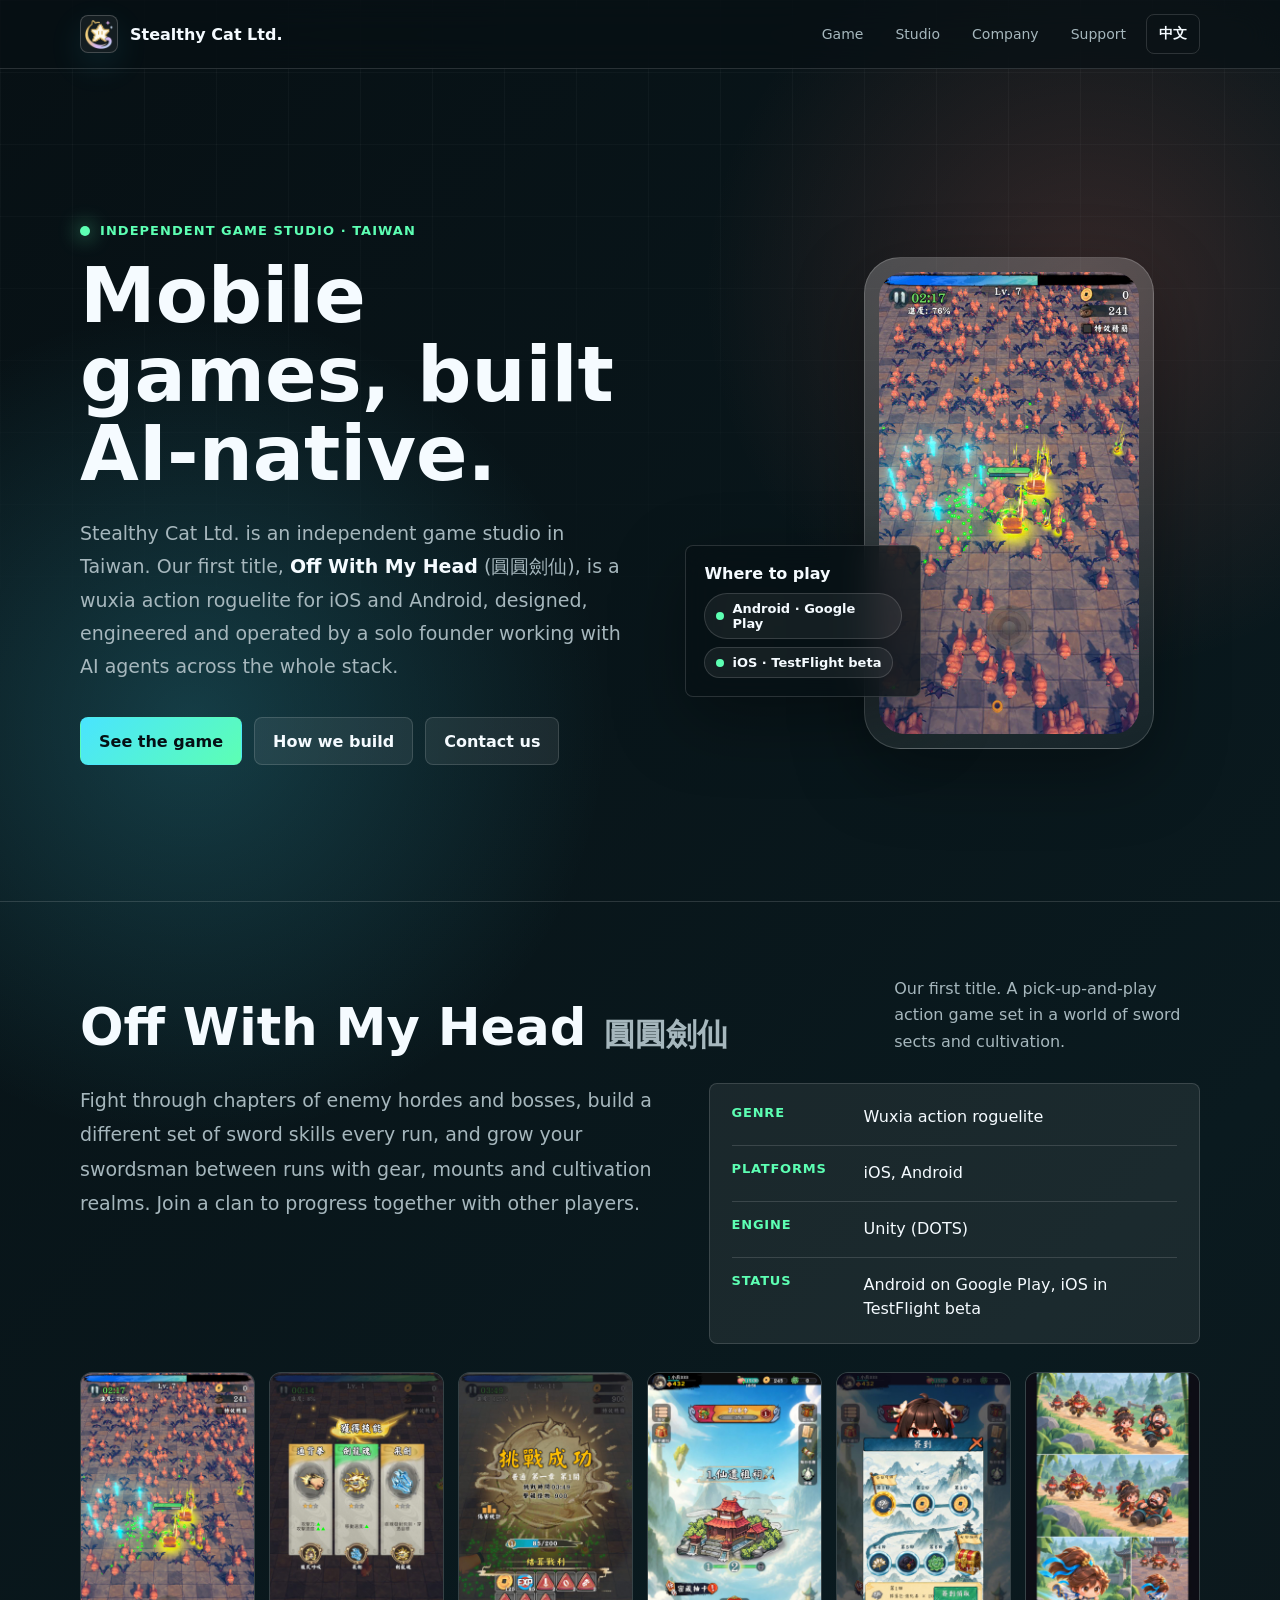
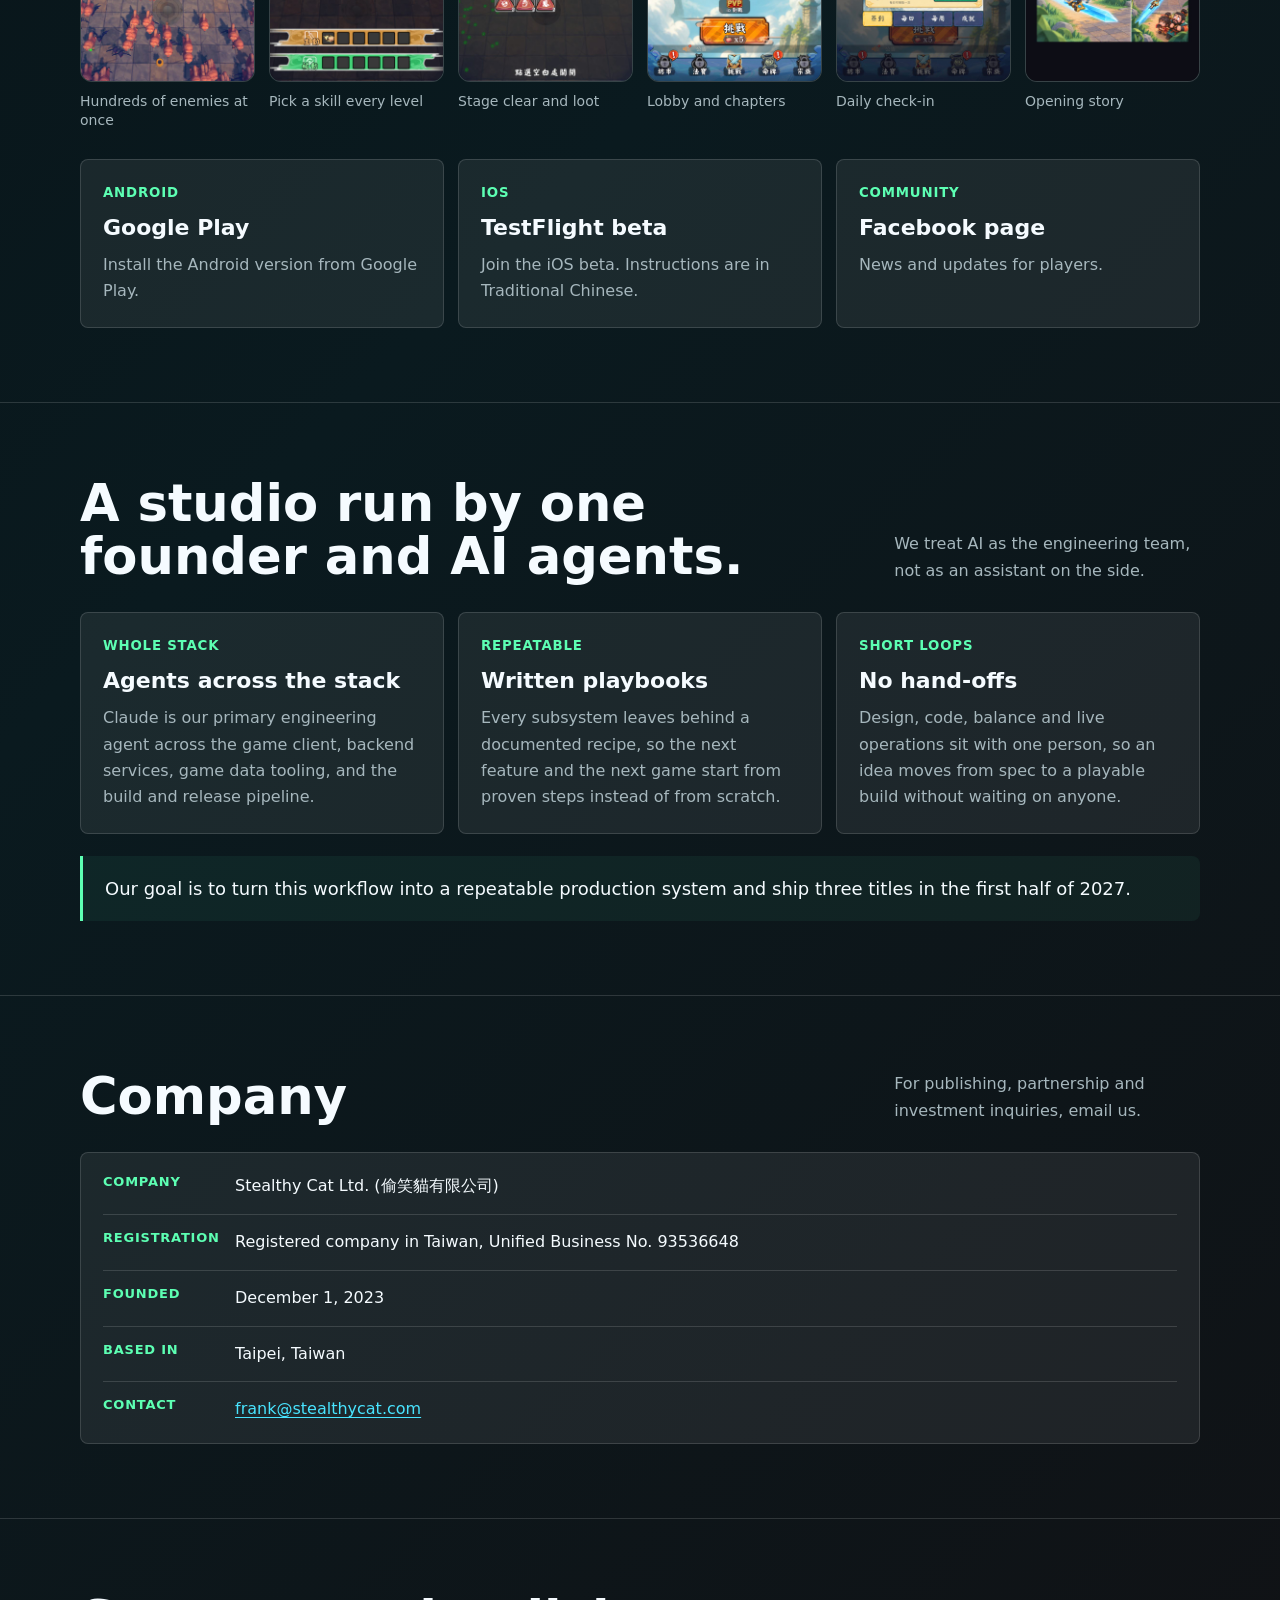
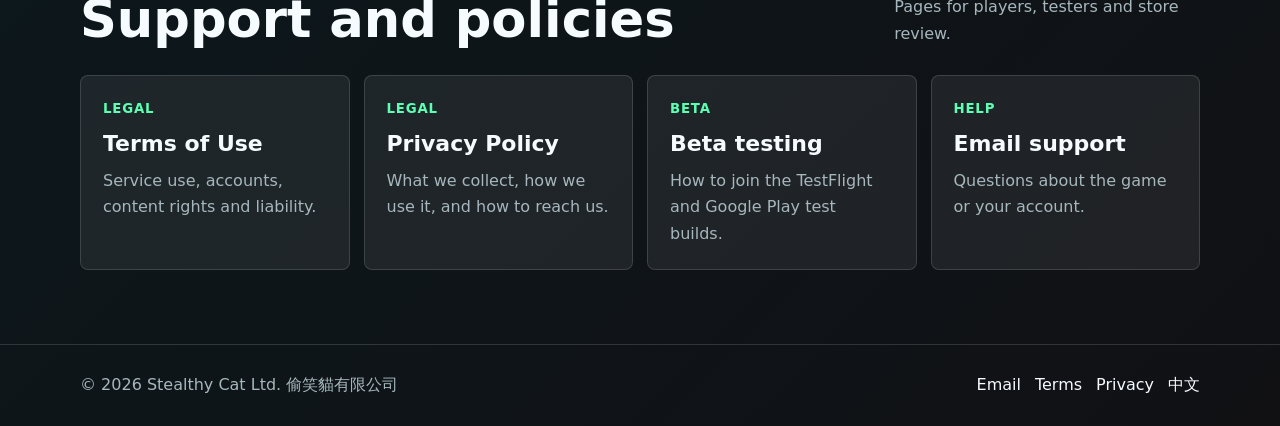
<file: index.html>
<!DOCTYPE html>
<html lang="en">
<head>
  <meta charset="UTF-8">
  <meta name="viewport" content="width=device-width, initial-scale=1.0">
  <title>Stealthy Cat Ltd. | Independent game studio in Taiwan</title>
  <meta name="description" content="Stealthy Cat Ltd. is an independent game studio in Taiwan building mobile games with an AI-native workflow. Our first title is Off With My Head (圓圓劍仙), a wuxia action roguelite for iOS and Android.">
  <meta name="theme-color" content="#071014">
  <link rel="canonical" href="https://www.stealthycat.com/">
  <link rel="alternate" hreflang="en" href="https://www.stealthycat.com/">
  <link rel="alternate" hreflang="zh-Hant" href="https://www.stealthycat.com/zh.html">
  <link rel="alternate" hreflang="x-default" href="https://www.stealthycat.com/">
  <meta property="og:type" content="website">
  <meta property="og:site_name" content="Stealthy Cat Ltd.">
  <meta property="og:title" content="Stealthy Cat Ltd. | Independent game studio in Taiwan">
  <meta property="og:description" content="Mobile games built with an AI-native workflow. First title: Off With My Head (圓圓劍仙), a wuxia action roguelite for iOS and Android.">
  <meta property="og:url" content="https://www.stealthycat.com/">
  <meta property="og:image" content="https://www.stealthycat.com/img/og-cover.jpg">
  <meta name="twitter:card" content="summary_large_image">
  <link rel="icon" type="image/png" href="img/stealthy-cat-logo.png">
  <link rel="apple-touch-icon" href="img/logo-180.png">
  <link rel="stylesheet" href="css/site.css">
  <script type="application/ld+json">
  {
    "@context": "https://schema.org",
    "@type": "Organization",
    "name": "Stealthy Cat Ltd.",
    "alternateName": "偷笑貓有限公司",
    "legalName": "偷笑貓有限公司",
    "taxID": "93536648",
    "url": "https://www.stealthycat.com/",
    "logo": "https://www.stealthycat.com/img/stealthy-cat-logo.png",
    "email": "frank@stealthycat.com",
    "foundingDate": "2023-12-01",
    "address": {
      "@type": "PostalAddress",
      "addressLocality": "Taipei",
      "addressCountry": "TW"
    },
    "sameAs": ["https://www.facebook.com/profile.php?id=61563846964608"]
  }
  </script>
</head>
<body>
  <header class="site-header">
    <div class="shell nav">
      <a class="brand" href="index.html" aria-label="Stealthy Cat Ltd. home">
        <span class="brand-mark"><img src="img/logo-128.png" alt=""></span>
        <span>Stealthy Cat Ltd.</span>
      </a>
      <nav class="nav-links" aria-label="Main navigation">
        <a href="#game">Game</a>
        <a href="#studio">Studio</a>
        <a href="#company">Company</a>
        <a href="#support">Support</a>
        <a class="lang" href="zh.html" lang="zh-Hant" hreflang="zh-Hant">中文</a>
      </nav>
    </div>
  </header>

  <main>
    <section class="shell hero">
      <div>
        <p class="eyebrow">Independent game studio · Taiwan</p>
        <h1 class="hero-title">Mobile games, built AI-native.</h1>
        <p class="lead">
          Stealthy Cat Ltd. is an independent game studio in Taiwan. Our first title,
          <strong>Off With My Head</strong> <span lang="zh-Hant">(圓圓劍仙)</span>, is a wuxia action roguelite for iOS and Android,
          designed, engineered and operated by a solo founder working with AI agents across the whole stack.
        </p>
        <div class="actions" aria-label="Primary actions">
          <a class="button primary" href="#game">See the game</a>
          <a class="button" href="#studio">How we build</a>
          <a class="button" href="mailto:frank@stealthycat.com">Contact us</a>
        </div>
      </div>

      <div class="device-stage" aria-hidden="true">
        <div class="phone">
          <div class="phone-screen shot-battle"></div>
        </div>
        <div class="signal-card">
          <b>Where to play</b>
          <div class="chips">
            <span class="chip">Android · Google Play</span>
            <span class="chip">iOS · TestFlight beta</span>
          </div>
        </div>
      </div>
    </section>

    <section class="section" id="game">
      <span id="apps"></span>
      <div class="shell">
        <div class="section-heading">
          <h2>Off With My Head <span class="zh-name" lang="zh-Hant">圓圓劍仙</span></h2>
          <p>Our first title. A pick-up-and-play action game set in a world of sword sects and cultivation.</p>
        </div>

        <div class="split">
          <p class="prose">
            Fight through chapters of enemy hordes and bosses, build a different set of sword skills every run,
            and grow your swordsman between runs with gear, mounts and cultivation realms.
            Join a clan to progress together with other players.
          </p>
          <dl class="facts">
            <div><dt>Genre</dt><dd>Wuxia action roguelite</dd></div>
            <div><dt>Platforms</dt><dd>iOS, Android</dd></div>
            <div><dt>Engine</dt><dd>Unity (DOTS)</dd></div>
            <div><dt>Status</dt><dd>Android on Google Play, iOS in TestFlight beta</dd></div>
          </dl>
        </div>

        <div class="shots" aria-label="Game screenshots">
          <a class="shot" href="img/shots/battle.jpg">
            <img src="img/shots/battle.jpg" alt="Battle screenshot: the player surrounded by hundreds of enemies" width="720" height="1280" loading="lazy">
            <span>Hundreds of enemies at once</span>
          </a>
          <a class="shot" href="img/shots/skills.jpg">
            <img src="img/shots/skills.jpg" alt="Skill selection screen with three skill cards" width="720" height="1280" loading="lazy">
            <span>Pick a skill every level</span>
          </a>
          <a class="shot" href="img/shots/victory.jpg">
            <img src="img/shots/victory.jpg" alt="Stage clear screen with rewards" width="720" height="1280" loading="lazy">
            <span>Stage clear and loot</span>
          </a>
          <a class="shot" href="img/shots/lobby.jpg">
            <img src="img/shots/lobby.jpg" alt="Lobby screen showing chapter one and the challenge button" width="720" height="1280" loading="lazy">
            <span>Lobby and chapters</span>
          </a>
          <a class="shot" href="img/shots/checkin.jpg">
            <img src="img/shots/checkin.jpg" alt="Daily check-in screen with seven days of rewards" width="720" height="1280" loading="lazy">
            <span>Daily check-in</span>
          </a>
          <a class="shot" href="img/shots/story.jpg">
            <img src="img/shots/story.jpg" alt="Opening story told as a four-panel comic" width="720" height="1280" loading="lazy">
            <span>Opening story</span>
          </a>
        </div>

        <div class="grid" style="margin-top: 28px;">
          <a class="tile compact" href="https://play.google.com/store/apps/details?id=com.touxiaomao.smallhead">
            <small>Android</small>
            <h3>Google Play</h3>
            <p>Install the Android version from Google Play.</p>
          </a>
          <a class="tile compact" href="test.html">
            <small>iOS</small>
            <h3>TestFlight beta</h3>
            <p>Join the iOS beta. Instructions are in Traditional Chinese.</p>
          </a>
          <a class="tile compact" href="tgs.html">
            <small>Community</small>
            <h3>Facebook page</h3>
            <p>News and updates for players.</p>
          </a>
        </div>
      </div>
    </section>

    <section class="section" id="studio">
      <div class="shell">
        <div class="section-heading">
          <h2>A studio run by one founder and AI agents.</h2>
          <p>We treat AI as the engineering team, not as an assistant on the side.</p>
        </div>

        <div class="grid">
          <div class="tile compact">
            <small>Whole stack</small>
            <h3>Agents across the stack</h3>
            <p>Claude is our primary engineering agent across the game client, backend services, game data tooling, and the build and release pipeline.</p>
          </div>
          <div class="tile compact">
            <small>Repeatable</small>
            <h3>Written playbooks</h3>
            <p>Every subsystem leaves behind a documented recipe, so the next feature and the next game start from proven steps instead of from scratch.</p>
          </div>
          <div class="tile compact">
            <small>Short loops</small>
            <h3>No hand-offs</h3>
            <p>Design, code, balance and live operations sit with one person, so an idea moves from spec to a playable build without waiting on anyone.</p>
          </div>
        </div>

        <p class="note">
          Our goal is to turn this workflow into a repeatable production system and ship three titles in the first half of 2027.
        </p>
      </div>
    </section>

    <section class="section" id="company">
      <div class="shell">
        <div class="section-heading">
          <h2>Company</h2>
          <p>For publishing, partnership and investment inquiries, email us.</p>
        </div>

        <dl class="facts">
          <div><dt>Company</dt><dd>Stealthy Cat Ltd. <span lang="zh-Hant">(偷笑貓有限公司)</span></dd></div>
          <div><dt>Registration</dt><dd>Registered company in Taiwan, Unified Business No. 93536648</dd></div>
          <div><dt>Founded</dt><dd>December 1, 2023</dd></div>
          <div><dt>Based in</dt><dd>Taipei, Taiwan</dd></div>
          <div><dt>Contact</dt><dd><a href="mailto:frank@stealthycat.com">frank@stealthycat.com</a></dd></div>
        </dl>
      </div>
    </section>

    <section class="section" id="support">
      <div class="shell">
        <div class="section-heading">
          <h2>Support and policies</h2>
          <p>Pages for players, testers and store review.</p>
        </div>

        <div class="grid four">
          <a class="tile compact" href="terms.html">
            <small>Legal</small>
            <h3>Terms of Use</h3>
            <p>Service use, accounts, content rights and liability.</p>
          </a>
          <a class="tile compact" href="secret.html">
            <small>Legal</small>
            <h3>Privacy Policy</h3>
            <p>What we collect, how we use it, and how to reach us.</p>
          </a>
          <a class="tile compact" href="test.html">
            <small>Beta</small>
            <h3>Beta testing</h3>
            <p>How to join the TestFlight and Google Play test builds.</p>
          </a>
          <a class="tile compact" href="mailto:frank@stealthycat.com">
            <small>Help</small>
            <h3>Email support</h3>
            <p>Questions about the game or your account.</p>
          </a>
        </div>
      </div>
    </section>
  </main>

  <footer class="site-footer">
    <div class="shell footer-inner">
      <p>&copy; 2026 Stealthy Cat Ltd. <span lang="zh-Hant">偷笑貓有限公司</span></p>
      <div class="footer-links">
        <a href="mailto:frank@stealthycat.com">Email</a>
        <a href="terms.html">Terms</a>
        <a href="secret.html">Privacy</a>
        <a href="zh.html" lang="zh-Hant" hreflang="zh-Hant">中文</a>
      </div>
    </div>
  </footer>
</body>
</html>
</file>
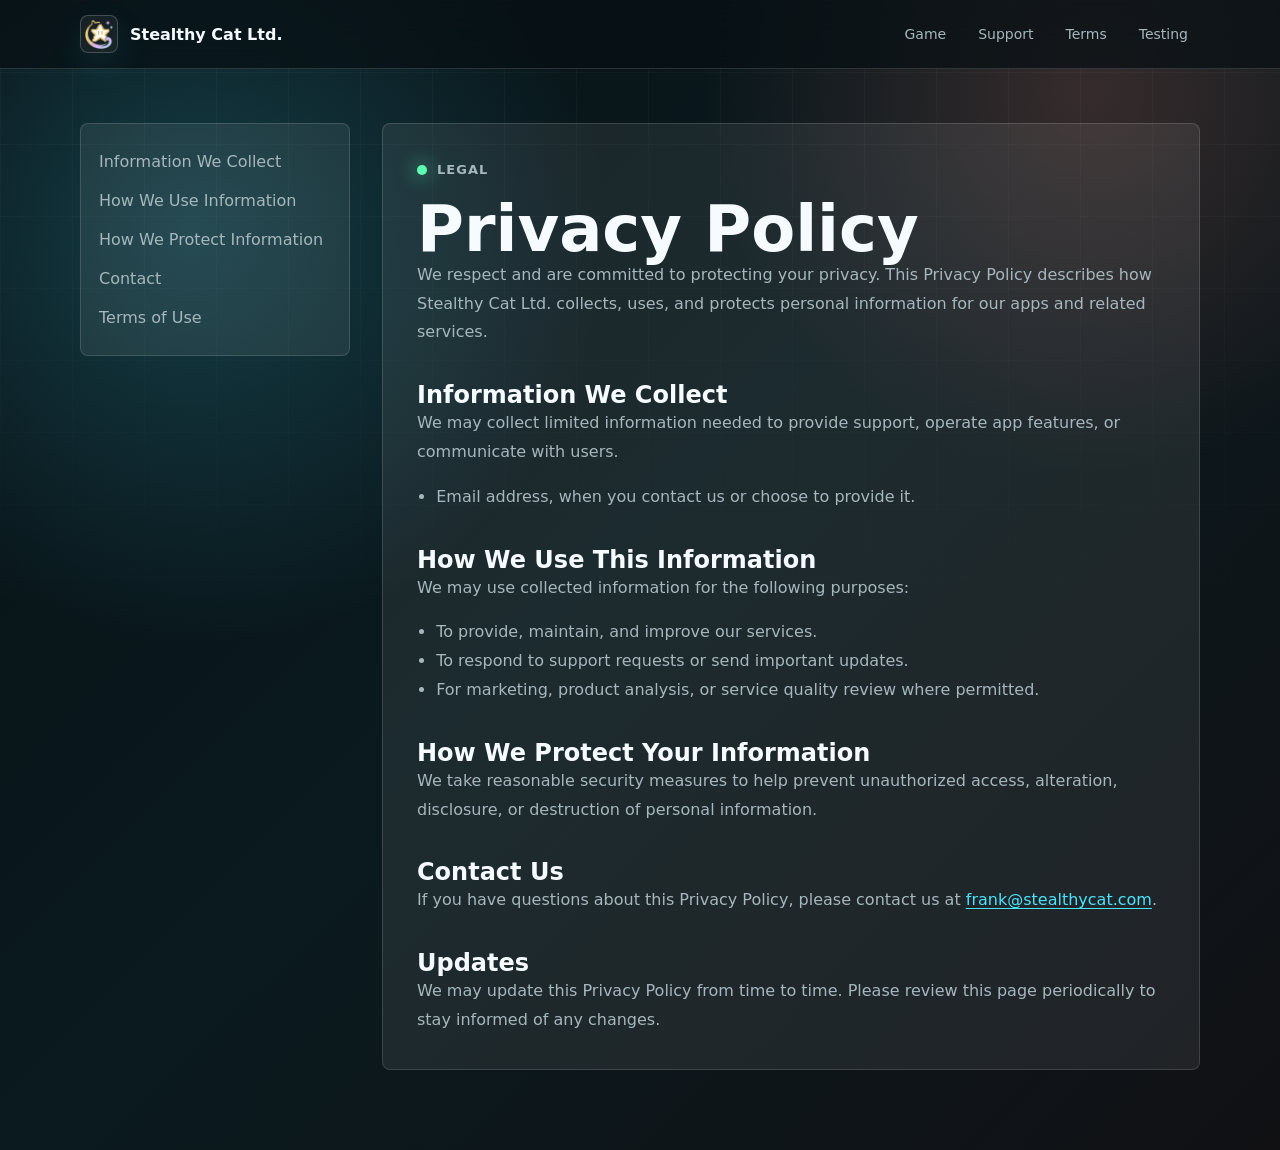
<file: secret.html>
<!DOCTYPE html>
<html lang="en">
<head>
  <meta charset="UTF-8">
  <meta name="viewport" content="width=device-width, initial-scale=1.0">
  <meta name="description" content="Privacy Policy for Stealthy Cat Ltd.">
  <title>Privacy Policy | Stealthy Cat Ltd.</title>
  <link rel="icon" type="image/png" href="img/stealthy-cat-logo.png">
  <link rel="apple-touch-icon" href="img/logo-180.png">
  <link rel="stylesheet" href="css/site.css">
</head>
<body>
  <header class="site-header">
    <div class="shell nav">
      <a class="brand" href="index.html" aria-label="Stealthy Cat Ltd. home">
        <span class="brand-mark"><img src="img/logo-128.png" alt=""></span>
        <span>Stealthy Cat Ltd.</span>
      </a>
      <nav class="nav-links" aria-label="Main navigation">
        <a href="index.html#game">Game</a>
        <a href="index.html#support">Support</a>
        <a href="terms.html">Terms</a>
        <a href="test.html">Testing</a>
      </nav>
    </div>
  </header>

  <main class="shell legal-layout">
    <aside class="legal-nav" aria-label="Policy sections">
      <a href="#collect">Information We Collect</a>
      <a href="#use">How We Use Information</a>
      <a href="#protect">How We Protect Information</a>
      <a href="#contact">Contact</a>
      <a href="terms.html">Terms of Use</a>
    </aside>

    <article class="document">
      <p class="eyebrow">Legal</p>
      <h1>Privacy Policy</h1>
      <p>We respect and are committed to protecting your privacy. This Privacy Policy describes how Stealthy Cat Ltd. collects, uses, and protects personal information for our apps and related services.</p>

      <h2 id="collect">Information We Collect</h2>
      <p>We may collect limited information needed to provide support, operate app features, or communicate with users.</p>
      <ul>
        <li>Email address, when you contact us or choose to provide it.</li>
      </ul>

      <h2 id="use">How We Use This Information</h2>
      <p>We may use collected information for the following purposes:</p>
      <ul>
        <li>To provide, maintain, and improve our services.</li>
        <li>To respond to support requests or send important updates.</li>
        <li>For marketing, product analysis, or service quality review where permitted.</li>
      </ul>

      <h2 id="protect">How We Protect Your Information</h2>
      <p>We take reasonable security measures to help prevent unauthorized access, alteration, disclosure, or destruction of personal information.</p>

      <h2 id="contact">Contact Us</h2>
      <p>If you have questions about this Privacy Policy, please contact us at <a href="mailto:frank@stealthycat.com">frank@stealthycat.com</a>.</p>

      <h2>Updates</h2>
      <p>We may update this Privacy Policy from time to time. Please review this page periodically to stay informed of any changes.</p>
    </article>
  </main>
</body>
</html>
</file>
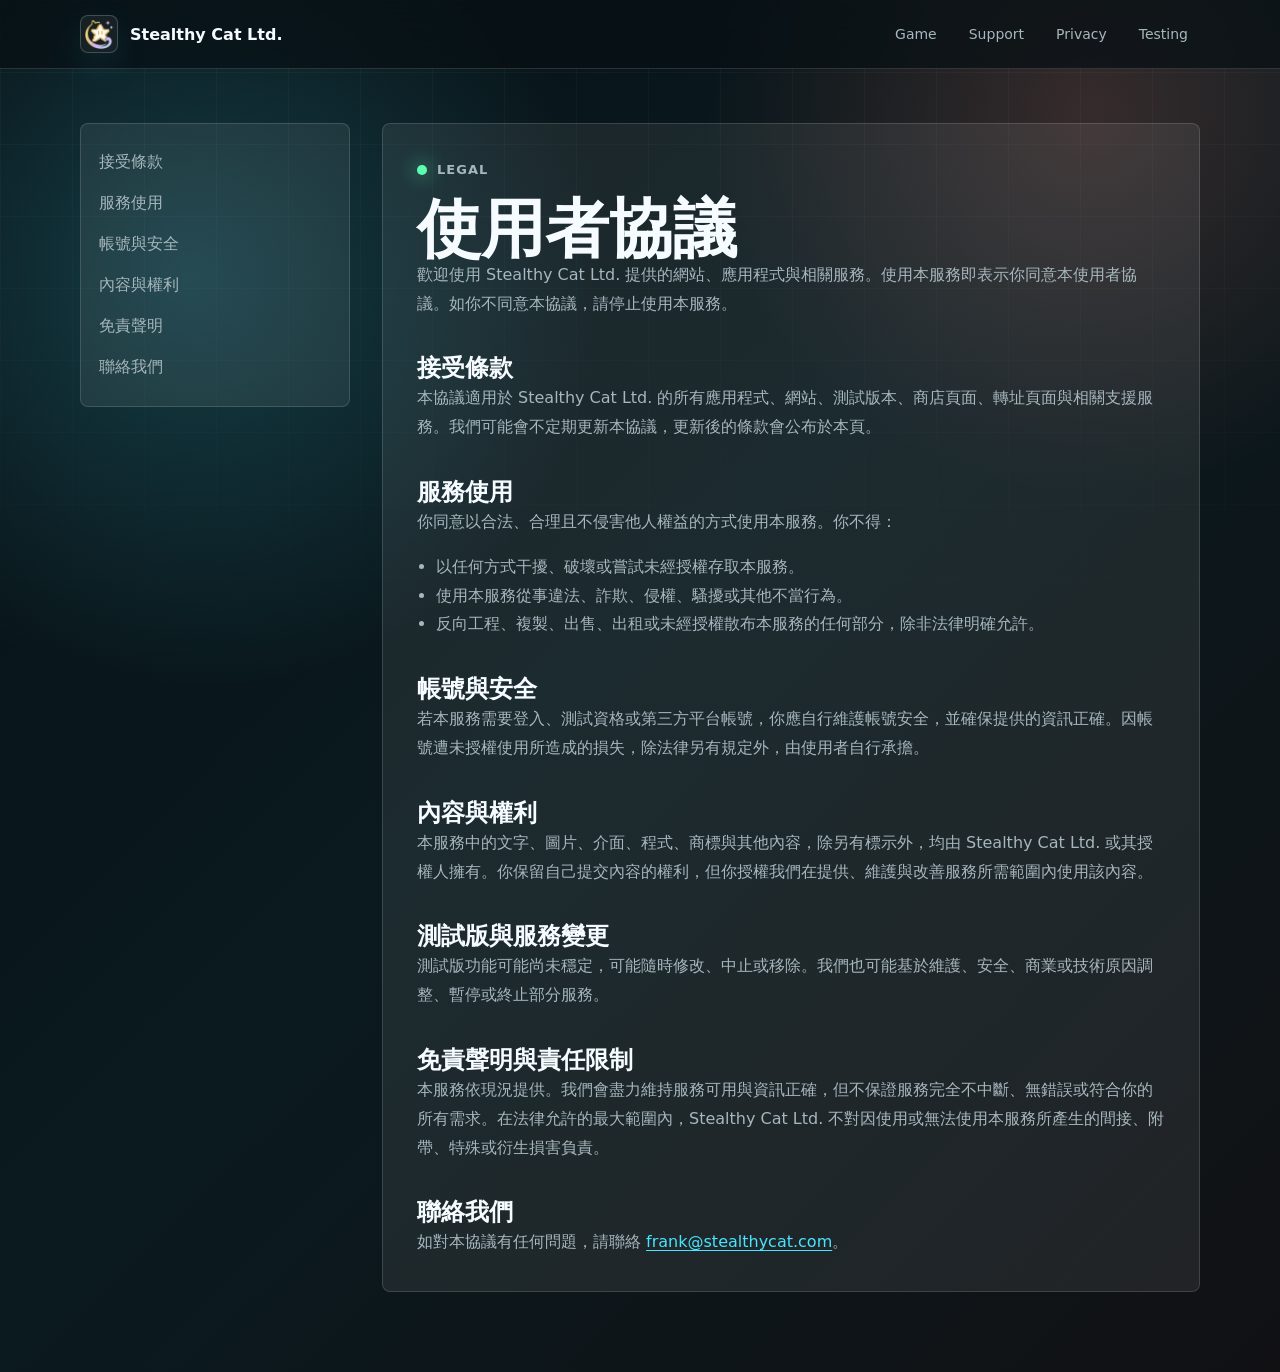
<file: terms.html>
<!DOCTYPE html>
<html lang="zh-Hant">
<head>
  <meta charset="UTF-8">
  <meta name="viewport" content="width=device-width, initial-scale=1.0">
  <meta name="description" content="Terms of Use for Stealthy Cat Ltd. apps and services.">
  <title>使用者協議 | Stealthy Cat Ltd.</title>
  <link rel="icon" type="image/png" href="img/stealthy-cat-logo.png">
  <link rel="apple-touch-icon" href="img/logo-180.png">
  <link rel="stylesheet" href="css/site.css">
</head>
<body>
  <header class="site-header">
    <div class="shell nav">
      <a class="brand" href="index.html" aria-label="Stealthy Cat Ltd. home">
        <span class="brand-mark"><img src="img/logo-128.png" alt=""></span>
        <span>Stealthy Cat Ltd.</span>
      </a>
      <nav class="nav-links" aria-label="Main navigation">
        <a href="index.html#game">Game</a>
        <a href="index.html#support">Support</a>
        <a href="secret.html">Privacy</a>
        <a href="test.html">Testing</a>
      </nav>
    </div>
  </header>

  <main class="shell legal-layout">
    <aside class="legal-nav" aria-label="Terms sections">
      <a href="#acceptance">接受條款</a>
      <a href="#use">服務使用</a>
      <a href="#accounts">帳號與安全</a>
      <a href="#content">內容與權利</a>
      <a href="#disclaimer">免責聲明</a>
      <a href="#contact">聯絡我們</a>
    </aside>

    <article class="document">
      <p class="eyebrow">Legal</p>
      <h1>使用者協議</h1>
      <p>歡迎使用 Stealthy Cat Ltd. 提供的網站、應用程式與相關服務。使用本服務即表示你同意本使用者協議。如你不同意本協議，請停止使用本服務。</p>

      <h2 id="acceptance">接受條款</h2>
      <p>本協議適用於 Stealthy Cat Ltd. 的所有應用程式、網站、測試版本、商店頁面、轉址頁面與相關支援服務。我們可能會不定期更新本協議，更新後的條款會公布於本頁。</p>

      <h2 id="use">服務使用</h2>
      <p>你同意以合法、合理且不侵害他人權益的方式使用本服務。你不得：</p>
      <ul>
        <li>以任何方式干擾、破壞或嘗試未經授權存取本服務。</li>
        <li>使用本服務從事違法、詐欺、侵權、騷擾或其他不當行為。</li>
        <li>反向工程、複製、出售、出租或未經授權散布本服務的任何部分，除非法律明確允許。</li>
      </ul>

      <h2 id="accounts">帳號與安全</h2>
      <p>若本服務需要登入、測試資格或第三方平台帳號，你應自行維護帳號安全，並確保提供的資訊正確。因帳號遭未授權使用所造成的損失，除法律另有規定外，由使用者自行承擔。</p>

      <h2 id="content">內容與權利</h2>
      <p>本服務中的文字、圖片、介面、程式、商標與其他內容，除另有標示外，均由 Stealthy Cat Ltd. 或其授權人擁有。你保留自己提交內容的權利，但你授權我們在提供、維護與改善服務所需範圍內使用該內容。</p>

      <h2 id="updates">測試版與服務變更</h2>
      <p>測試版功能可能尚未穩定，可能隨時修改、中止或移除。我們也可能基於維護、安全、商業或技術原因調整、暫停或終止部分服務。</p>

      <h2 id="disclaimer">免責聲明與責任限制</h2>
      <p>本服務依現況提供。我們會盡力維持服務可用與資訊正確，但不保證服務完全不中斷、無錯誤或符合你的所有需求。在法律允許的最大範圍內，Stealthy Cat Ltd. 不對因使用或無法使用本服務所產生的間接、附帶、特殊或衍生損害負責。</p>

      <h2 id="contact">聯絡我們</h2>
      <p>如對本協議有任何問題，請聯絡 <a href="mailto:frank@stealthycat.com">frank@stealthycat.com</a>。</p>
    </article>
  </main>
</body>
</html>
</file>
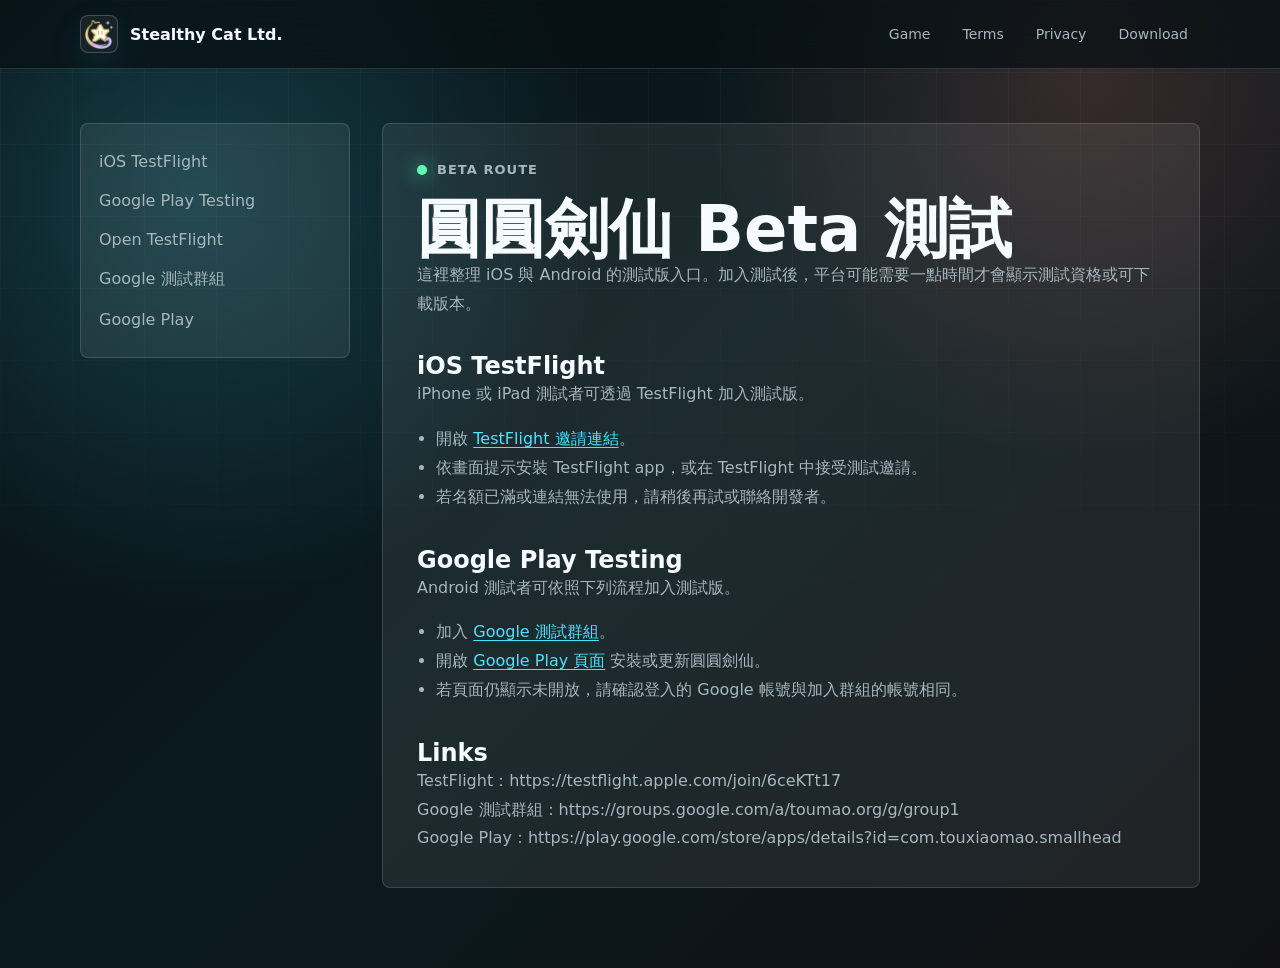
<file: test.html>
<!DOCTYPE html>
<html lang="zh-Hant">
<head>
  <meta charset="UTF-8">
  <meta name="viewport" content="width=device-width, initial-scale=1.0">
  <meta name="description" content="Beta testing instructions for 圓圓劍仙 (Off With My Head).">
  <title>圓圓劍仙 Off With My Head | Beta Testing</title>
  <link rel="icon" type="image/png" href="img/stealthy-cat-logo.png">
  <link rel="apple-touch-icon" href="img/logo-180.png">
  <link rel="stylesheet" href="css/site.css">
</head>
<body>
  <header class="site-header">
    <div class="shell nav">
      <a class="brand" href="index.html" aria-label="Stealthy Cat Ltd. home">
        <span class="brand-mark"><img src="img/logo-128.png" alt=""></span>
        <span>Stealthy Cat Ltd.</span>
      </a>
      <nav class="nav-links" aria-label="Main navigation">
        <a href="index.html#game">Game</a>
        <a href="terms.html">Terms</a>
        <a href="secret.html">Privacy</a>
        <a href="facebook.html">Download</a>
      </nav>
    </div>
  </header>

  <main class="shell legal-layout">
    <aside class="legal-nav" aria-label="Testing links">
      <a href="#ios">iOS TestFlight</a>
      <a href="#android">Google Play Testing</a>
      <a href="https://testflight.apple.com/join/6ceKTt17">Open TestFlight</a>
      <a href="https://groups.google.com/a/toumao.org/g/group1">Google 測試群組</a>
      <a href="https://play.google.com/store/apps/details?id=com.touxiaomao.smallhead">Google Play</a>
    </aside>

    <article class="document">
      <p class="eyebrow">Beta route</p>
      <h1>圓圓劍仙 Beta 測試</h1>
      <p>這裡整理 iOS 與 Android 的測試版入口。加入測試後，平台可能需要一點時間才會顯示測試資格或可下載版本。</p>

      <h2 id="ios">iOS TestFlight</h2>
      <p>iPhone 或 iPad 測試者可透過 TestFlight 加入測試版。</p>
      <ul>
        <li>開啟 <a href="https://testflight.apple.com/join/6ceKTt17">TestFlight 邀請連結</a>。</li>
        <li>依畫面提示安裝 TestFlight app，或在 TestFlight 中接受測試邀請。</li>
        <li>若名額已滿或連結無法使用，請稍後再試或聯絡開發者。</li>
      </ul>

      <h2 id="android">Google Play Testing</h2>
      <p>Android 測試者可依照下列流程加入測試版。</p>
      <ul>
        <li>加入 <a href="https://groups.google.com/a/toumao.org/g/group1">Google 測試群組</a>。</li>
        <li>開啟 <a href="https://play.google.com/store/apps/details?id=com.touxiaomao.smallhead">Google Play 頁面</a> 安裝或更新圓圓劍仙。</li>
        <li>若頁面仍顯示未開放，請確認登入的 Google 帳號與加入群組的帳號相同。</li>
      </ul>

      <h2>Links</h2>
      <p>TestFlight：https://testflight.apple.com/join/6ceKTt17</p>
      <p>Google 測試群組：https://groups.google.com/a/toumao.org/g/group1</p>
      <p>Google Play：https://play.google.com/store/apps/details?id=com.touxiaomao.smallhead</p>
    </article>
  </main>
</body>
</html>
</file>
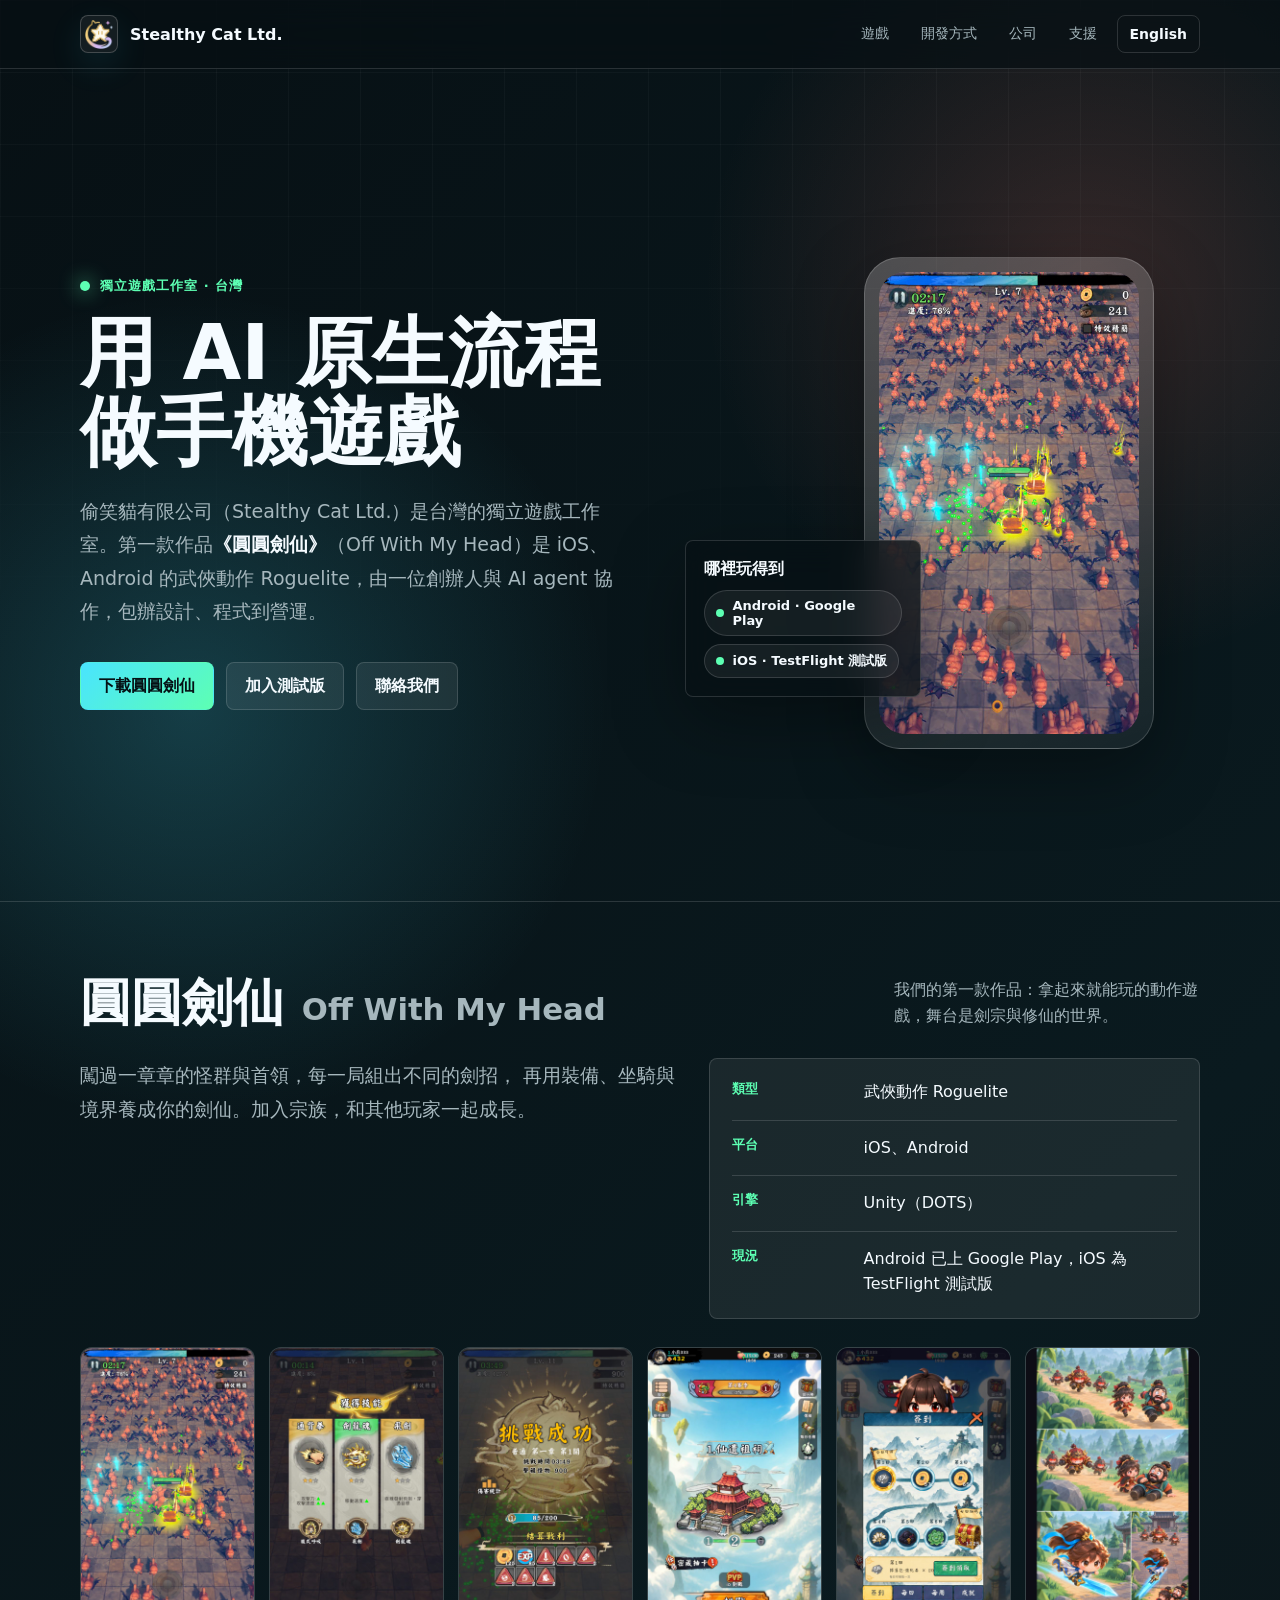
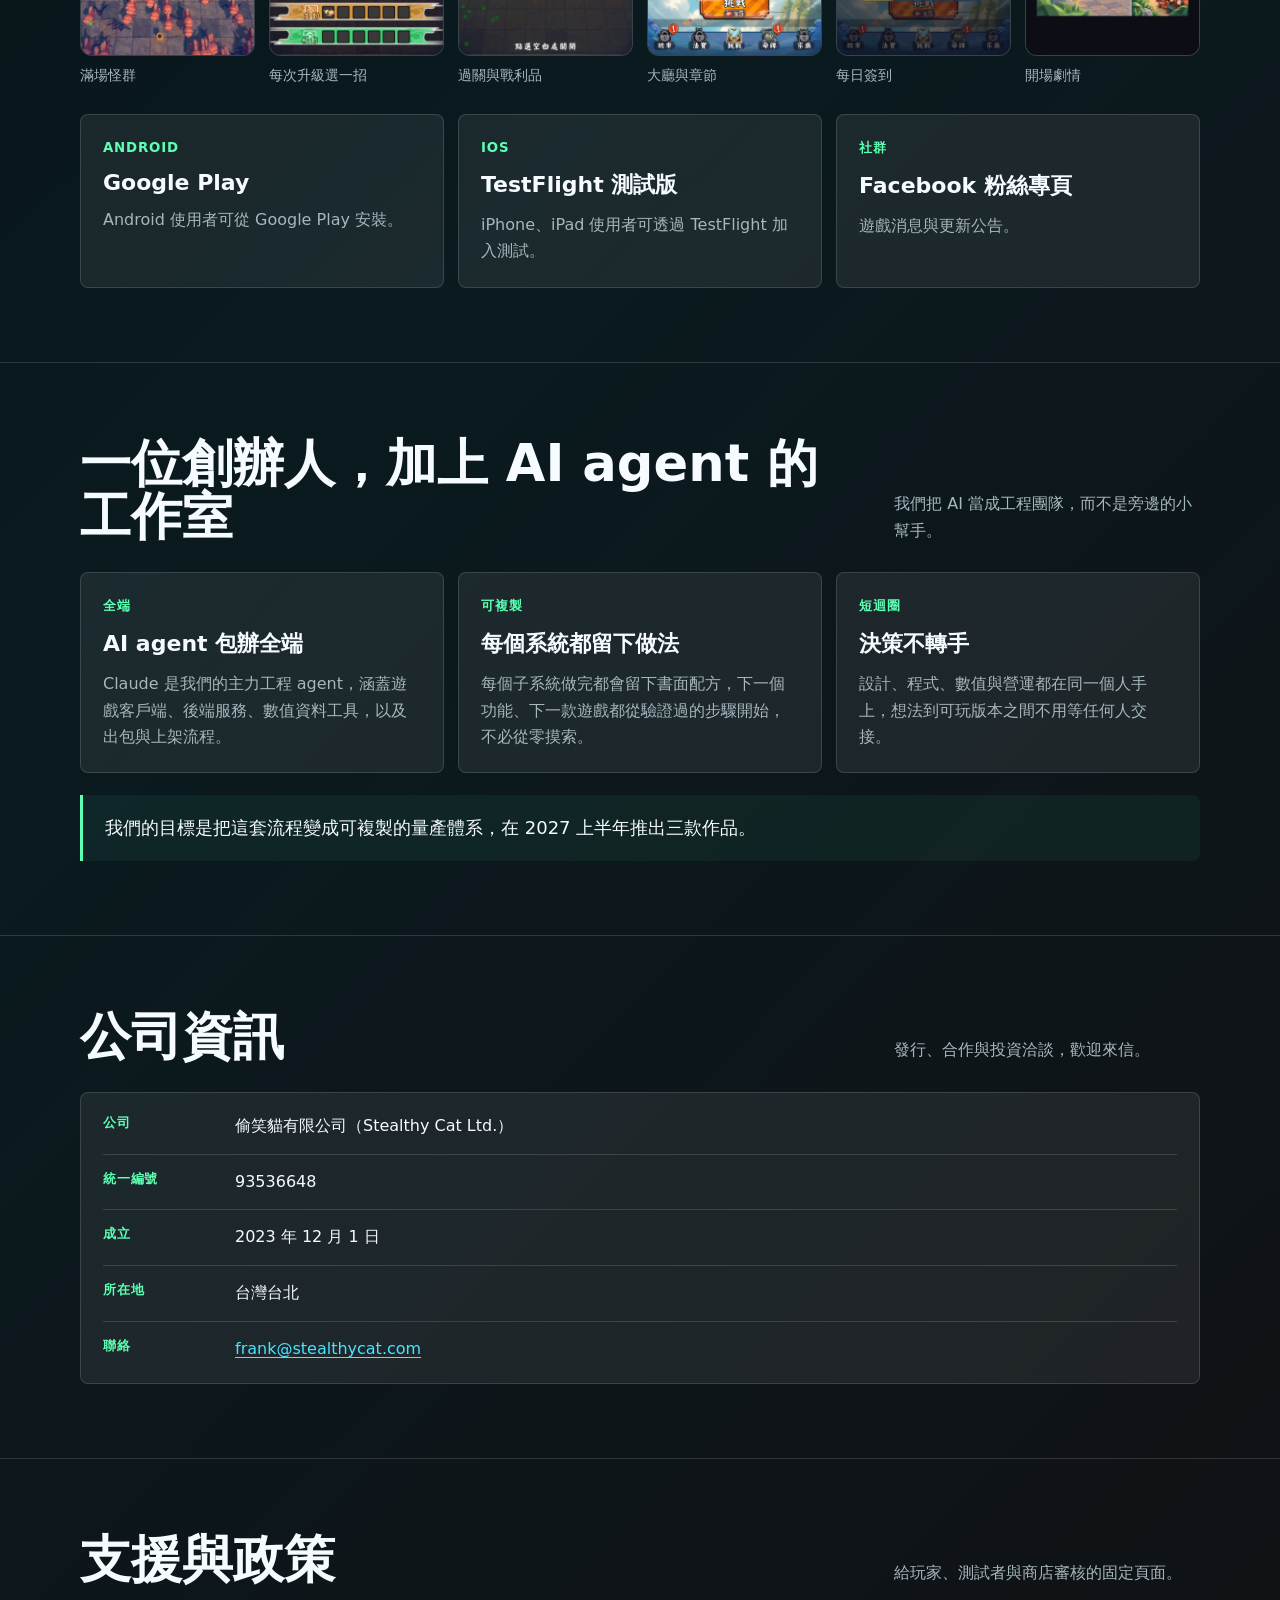
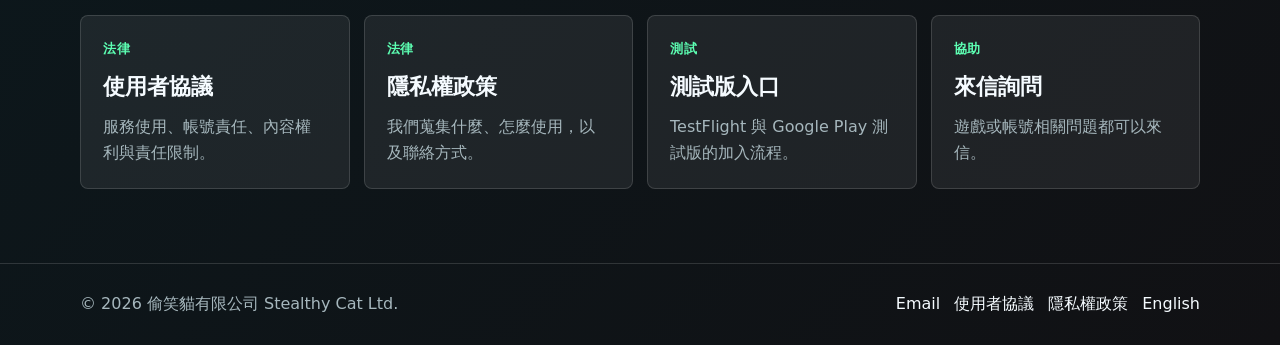
<file: zh.html>
<!DOCTYPE html>
<html lang="zh-Hant">
<head>
  <meta charset="UTF-8">
  <meta name="viewport" content="width=device-width, initial-scale=1.0">
  <title>偷笑貓有限公司 Stealthy Cat Ltd.｜台灣獨立遊戲工作室</title>
  <meta name="description" content="偷笑貓有限公司（Stealthy Cat Ltd.）是台灣的獨立遊戲工作室，用 AI 原生流程開發手機遊戲。第一款作品《圓圓劍仙》（Off With My Head）是 iOS、Android 的武俠動作 Roguelite。">
  <meta name="theme-color" content="#071014">
  <link rel="canonical" href="https://www.stealthycat.com/zh.html">
  <link rel="alternate" hreflang="en" href="https://www.stealthycat.com/">
  <link rel="alternate" hreflang="zh-Hant" href="https://www.stealthycat.com/zh.html">
  <link rel="alternate" hreflang="x-default" href="https://www.stealthycat.com/">
  <meta property="og:type" content="website">
  <meta property="og:site_name" content="Stealthy Cat Ltd.">
  <meta property="og:title" content="偷笑貓有限公司 Stealthy Cat Ltd.｜台灣獨立遊戲工作室">
  <meta property="og:description" content="用 AI 原生流程開發手機遊戲。第一款作品《圓圓劍仙》是 iOS、Android 的武俠動作 Roguelite。">
  <meta property="og:url" content="https://www.stealthycat.com/zh.html">
  <meta property="og:image" content="https://www.stealthycat.com/img/og-cover.jpg">
  <meta name="twitter:card" content="summary_large_image">
  <link rel="icon" type="image/png" href="img/stealthy-cat-logo.png">
  <link rel="apple-touch-icon" href="img/logo-180.png">
  <link rel="stylesheet" href="css/site.css">
</head>
<body>
  <header class="site-header">
    <div class="shell nav">
      <a class="brand" href="zh.html" aria-label="偷笑貓有限公司首頁">
        <span class="brand-mark"><img src="img/logo-128.png" alt=""></span>
        <span>Stealthy Cat Ltd.</span>
      </a>
      <nav class="nav-links" aria-label="主選單">
        <a href="#game">遊戲</a>
        <a href="#studio">開發方式</a>
        <a href="#company">公司</a>
        <a href="#support">支援</a>
        <a class="lang" href="index.html" lang="en" hreflang="en">English</a>
      </nav>
    </div>
  </header>

  <main>
    <section class="shell hero">
      <div>
        <p class="eyebrow">獨立遊戲工作室 · 台灣</p>
        <h1 class="hero-title"><span class="nobr">用 AI 原生流程</span><span class="nobr">做手機遊戲</span></h1>
        <p class="lead">
          偷笑貓有限公司（Stealthy Cat Ltd.）是台灣的獨立遊戲工作室。第一款作品<strong>《圓圓劍仙》</strong>（Off With My Head）是
          iOS、Android 的武俠動作 Roguelite，由一位創辦人與 AI agent 協作，包辦設計、程式到營運。
        </p>
        <div class="actions" aria-label="主要動作">
          <a class="button primary" href="facebook.html">下載圓圓劍仙</a>
          <a class="button" href="test.html">加入測試版</a>
          <a class="button" href="mailto:frank@stealthycat.com">聯絡我們</a>
        </div>
      </div>

      <div class="device-stage" aria-hidden="true">
        <div class="phone">
          <div class="phone-screen shot-battle"></div>
        </div>
        <div class="signal-card">
          <b>哪裡玩得到</b>
          <div class="chips">
            <span class="chip">Android · Google Play</span>
            <span class="chip">iOS · TestFlight 測試版</span>
          </div>
        </div>
      </div>
    </section>

    <section class="section" id="game">
      <span id="apps"></span>
      <div class="shell">
        <div class="section-heading">
          <h2>圓圓劍仙 <span class="zh-name">Off With My Head</span></h2>
          <p>我們的第一款作品：拿起來就能玩的動作遊戲，舞台是劍宗與修仙的世界。</p>
        </div>

        <div class="split">
          <p class="prose">
            闖過一章章的怪群與首領，每一局組出不同的劍招，
            再用裝備、坐騎與境界養成你的劍仙。加入宗族，和其他玩家一起成長。
          </p>
          <dl class="facts">
            <div><dt>類型</dt><dd>武俠動作 Roguelite</dd></div>
            <div><dt>平台</dt><dd>iOS、Android</dd></div>
            <div><dt>引擎</dt><dd>Unity（DOTS）</dd></div>
            <div><dt>現況</dt><dd>Android 已上 Google Play，iOS 為 TestFlight 測試版</dd></div>
          </dl>
        </div>

        <div class="shots" aria-label="遊戲截圖">
          <a class="shot" href="img/shots/battle.jpg">
            <img src="img/shots/battle.jpg" alt="戰鬥畫面：玩家被數百隻怪包圍" width="720" height="1280" loading="lazy">
            <span>滿場怪群</span>
          </a>
          <a class="shot" href="img/shots/skills.jpg">
            <img src="img/shots/skills.jpg" alt="選技能畫面，三張技能卡" width="720" height="1280" loading="lazy">
            <span>每次升級選一招</span>
          </a>
          <a class="shot" href="img/shots/victory.jpg">
            <img src="img/shots/victory.jpg" alt="挑戰成功結算畫面" width="720" height="1280" loading="lazy">
            <span>過關與戰利品</span>
          </a>
          <a class="shot" href="img/shots/lobby.jpg">
            <img src="img/shots/lobby.jpg" alt="大廳畫面，第一章與挑戰按鈕" width="720" height="1280" loading="lazy">
            <span>大廳與章節</span>
          </a>
          <a class="shot" href="img/shots/checkin.jpg">
            <img src="img/shots/checkin.jpg" alt="七日簽到畫面" width="720" height="1280" loading="lazy">
            <span>每日簽到</span>
          </a>
          <a class="shot" href="img/shots/story.jpg">
            <img src="img/shots/story.jpg" alt="四格漫畫形式的開場劇情" width="720" height="1280" loading="lazy">
            <span>開場劇情</span>
          </a>
        </div>

        <div class="grid" style="margin-top: 28px;">
          <a class="tile compact" href="https://play.google.com/store/apps/details?id=com.touxiaomao.smallhead">
            <small>Android</small>
            <h3>Google Play</h3>
            <p>Android 使用者可從 Google Play 安裝。</p>
          </a>
          <a class="tile compact" href="test.html">
            <small>iOS</small>
            <h3>TestFlight 測試版</h3>
            <p>iPhone、iPad 使用者可透過 TestFlight 加入測試。</p>
          </a>
          <a class="tile compact" href="tgs.html">
            <small>社群</small>
            <h3>Facebook 粉絲專頁</h3>
            <p>遊戲消息與更新公告。</p>
          </a>
        </div>
      </div>
    </section>

    <section class="section" id="studio">
      <div class="shell">
        <div class="section-heading">
          <h2>一位創辦人，加上 AI agent 的工作室</h2>
          <p>我們把 AI 當成工程團隊，而不是旁邊的小幫手。</p>
        </div>

        <div class="grid">
          <div class="tile compact">
            <small>全端</small>
            <h3>AI agent 包辦全端</h3>
            <p>Claude 是我們的主力工程 agent，涵蓋遊戲客戶端、後端服務、數值資料工具，以及出包與上架流程。</p>
          </div>
          <div class="tile compact">
            <small>可複製</small>
            <h3>每個系統都留下做法</h3>
            <p>每個子系統做完都會留下書面配方，下一個功能、下一款遊戲都從驗證過的步驟開始，不必從零摸索。</p>
          </div>
          <div class="tile compact">
            <small>短迴圈</small>
            <h3>決策不轉手</h3>
            <p>設計、程式、數值與營運都在同一個人手上，想法到可玩版本之間不用等任何人交接。</p>
          </div>
        </div>

        <p class="note">
          我們的目標是把這套流程變成可複製的量產體系，在 2027 上半年推出三款作品。
        </p>
      </div>
    </section>

    <section class="section" id="company">
      <div class="shell">
        <div class="section-heading">
          <h2>公司資訊</h2>
          <p>發行、合作與投資洽談，歡迎來信。</p>
        </div>

        <dl class="facts">
          <div><dt>公司</dt><dd>偷笑貓有限公司（Stealthy Cat Ltd.）</dd></div>
          <div><dt>統一編號</dt><dd>93536648</dd></div>
          <div><dt>成立</dt><dd>2023 年 12 月 1 日</dd></div>
          <div><dt>所在地</dt><dd>台灣台北</dd></div>
          <div><dt>聯絡</dt><dd><a href="mailto:frank@stealthycat.com">frank@stealthycat.com</a></dd></div>
        </dl>
      </div>
    </section>

    <section class="section" id="support">
      <div class="shell">
        <div class="section-heading">
          <h2>支援與政策</h2>
          <p>給玩家、測試者與商店審核的固定頁面。</p>
        </div>

        <div class="grid four">
          <a class="tile compact" href="terms.html">
            <small>法律</small>
            <h3>使用者協議</h3>
            <p>服務使用、帳號責任、內容權利與責任限制。</p>
          </a>
          <a class="tile compact" href="secret.html">
            <small>法律</small>
            <h3>隱私權政策</h3>
            <p>我們蒐集什麼、怎麼使用，以及聯絡方式。</p>
          </a>
          <a class="tile compact" href="test.html">
            <small>測試</small>
            <h3>測試版入口</h3>
            <p>TestFlight 與 Google Play 測試版的加入流程。</p>
          </a>
          <a class="tile compact" href="mailto:frank@stealthycat.com">
            <small>協助</small>
            <h3>來信詢問</h3>
            <p>遊戲或帳號相關問題都可以來信。</p>
          </a>
        </div>
      </div>
    </section>
  </main>

  <footer class="site-footer">
    <div class="shell footer-inner">
      <p>&copy; 2026 偷笑貓有限公司 Stealthy Cat Ltd.</p>
      <div class="footer-links">
        <a href="mailto:frank@stealthycat.com">Email</a>
        <a href="terms.html">使用者協議</a>
        <a href="secret.html">隱私權政策</a>
        <a href="index.html" lang="en" hreflang="en">English</a>
      </div>
    </div>
  </footer>
</body>
</html>
</file>
<file: css/site.css>
:root {
  color-scheme: dark;
  --bg: #071014;
  --ink: #f5fbff;
  --muted: #a6b7bd;
  --line: rgba(255, 255, 255, 0.14);
  --panel: rgba(255, 255, 255, 0.075);
  --panel-strong: rgba(255, 255, 255, 0.12);
  --cyan: #49e4ff;
  --mint: #5dffb3;
  --coral: #ff7a68;
  --gold: #ffd166;
  --shadow: 0 24px 70px rgba(0, 0, 0, 0.34);
}

* {
  box-sizing: border-box;
}

html {
  scroll-behavior: smooth;
}

body {
  margin: 0;
  min-height: 100vh;
  background:
    radial-gradient(circle at 15% 20%, rgba(73, 228, 255, 0.2), transparent 26rem),
    radial-gradient(circle at 85% 8%, rgba(255, 122, 104, 0.18), transparent 24rem),
    linear-gradient(135deg, #071014 0%, #0a1a1f 48%, #111114 100%);
  color: var(--ink);
  font-family: Inter, ui-sans-serif, system-ui, -apple-system, BlinkMacSystemFont, "Segoe UI", "Noto Sans TC", sans-serif;
  letter-spacing: 0;
}

body::before {
  position: fixed;
  inset: 0;
  z-index: -1;
  pointer-events: none;
  content: "";
  background-image:
    linear-gradient(rgba(255, 255, 255, 0.045) 1px, transparent 1px),
    linear-gradient(90deg, rgba(255, 255, 255, 0.045) 1px, transparent 1px);
  background-size: 72px 72px;
  mask-image: linear-gradient(to bottom, rgba(0, 0, 0, 0.84), transparent 78%);
}

a {
  color: inherit;
  text-decoration: none;
}

img {
  display: block;
  max-width: 100%;
}

.shell {
  width: min(1120px, calc(100% - 40px));
  margin: 0 auto;
}

.site-header {
  position: sticky;
  top: 0;
  z-index: 10;
  backdrop-filter: blur(20px);
  background: rgba(7, 16, 20, 0.72);
  border-bottom: 1px solid var(--line);
}

.nav {
  display: flex;
  align-items: center;
  justify-content: space-between;
  min-height: 68px;
  gap: 20px;
}

.brand {
  display: flex;
  align-items: center;
  gap: 12px;
  font-weight: 800;
}

.brand-mark {
  display: grid;
  width: 38px;
  height: 38px;
  place-items: center;
  border: 1px solid rgba(255, 255, 255, 0.2);
  border-radius: 8px;
  background: linear-gradient(135deg, rgba(73, 228, 255, 0.28), rgba(93, 255, 179, 0.14));
  box-shadow: 0 12px 34px rgba(73, 228, 255, 0.1);
}

.brand-mark img {
  width: 30px;
  height: 30px;
  border-radius: 7px;
  object-fit: cover;
}

.nav-links {
  display: flex;
  align-items: center;
  gap: 8px;
}

.nav-links a {
  padding: 10px 12px;
  border-radius: 8px;
  color: var(--muted);
  font-size: 14px;
}

.nav-links a:hover {
  background: rgba(255, 255, 255, 0.08);
  color: var(--ink);
}

.hero {
  display: grid;
  grid-template-columns: minmax(0, 1.04fr) minmax(320px, 0.96fr);
  gap: 48px;
  align-items: center;
  min-height: calc(100vh - 68px);
  padding: 72px 0 56px;
}

.eyebrow {
  display: inline-flex;
  align-items: center;
  gap: 10px;
  margin: 0 0 18px;
  color: var(--mint);
  font-size: 13px;
  font-weight: 700;
  letter-spacing: 0.08em;
  text-transform: uppercase;
}

.eyebrow::before {
  width: 10px;
  height: 10px;
  border-radius: 999px;
  background: var(--mint);
  box-shadow: 0 0 20px var(--mint);
  content: "";
}

h1,
h2,
h3,
p {
  margin: 0;
}

h1 {
  max-width: 820px;
  font-size: clamp(44px, 8vw, 96px);
  line-height: 0.96;
  font-weight: 900;
}

.lead {
  max-width: 720px;
  margin-top: 24px;
  color: var(--muted);
  font-size: 19px;
  line-height: 1.75;
}

.actions {
  display: flex;
  flex-wrap: wrap;
  gap: 12px;
  margin-top: 34px;
}

.button {
  display: inline-flex;
  align-items: center;
  justify-content: center;
  min-height: 48px;
  padding: 0 18px;
  border: 1px solid var(--line);
  border-radius: 8px;
  background: var(--panel);
  color: var(--ink);
  font-weight: 800;
  transition: transform 180ms ease, border-color 180ms ease, background 180ms ease;
}

.button:hover {
  transform: translateY(-2px);
  border-color: rgba(73, 228, 255, 0.46);
  background: var(--panel-strong);
}

.button.primary {
  border-color: transparent;
  background: linear-gradient(135deg, var(--cyan), var(--mint));
  color: #051014;
}

.device-stage {
  position: relative;
  min-height: 520px;
}

.phone {
  position: absolute;
  top: 24px;
  right: 9%;
  width: min(290px, 72vw);
  padding: 14px;
  border: 1px solid rgba(255, 255, 255, 0.18);
  border-radius: 36px;
  background: linear-gradient(160deg, rgba(255, 255, 255, 0.22), rgba(255, 255, 255, 0.055));
  box-shadow: var(--shadow);
}

.phone-screen {
  overflow: hidden;
  min-height: 500px;
  border-radius: 26px;
  background:
    linear-gradient(180deg, rgba(7, 16, 20, 0.18), rgba(7, 16, 20, 0.82)),
    url("../img/icon-640.jpg") center / cover;
}

.phone-ui {
  display: flex;
  min-height: 500px;
  flex-direction: column;
  justify-content: flex-end;
  padding: 22px;
  background: linear-gradient(to top, rgba(7, 16, 20, 0.94), rgba(7, 16, 20, 0.18));
}

.phone-ui strong {
  font-size: 28px;
  line-height: 1.05;
}

.phone-ui span {
  margin-top: 10px;
  color: #d7e6e8;
  line-height: 1.5;
}

.signal-card {
  position: absolute;
  left: 0;
  bottom: 44px;
  width: min(310px, 76vw);
  padding: 18px;
  border: 1px solid var(--line);
  border-radius: 8px;
  background: rgba(7, 16, 20, 0.76);
  box-shadow: var(--shadow);
  backdrop-filter: blur(18px);
}

.signal-card b {
  display: block;
  margin-bottom: 10px;
}

.meter {
  display: grid;
  grid-template-columns: 1fr 0.8fr 1.25fr;
  gap: 7px;
}

.meter span {
  height: 10px;
  border-radius: 999px;
  background: var(--cyan);
}

.meter span:nth-child(2) {
  background: var(--gold);
}

.meter span:nth-child(3) {
  background: var(--coral);
}

.section {
  padding: 74px 0;
  border-top: 1px solid var(--line);
}

.section-heading {
  display: grid;
  grid-template-columns: minmax(0, 0.72fr) minmax(260px, 0.28fr);
  gap: 28px;
  align-items: end;
  margin-bottom: 28px;
}

.section h2 {
  font-size: clamp(30px, 4vw, 54px);
  line-height: 1.05;
}

.section-heading p {
  color: var(--muted);
  line-height: 1.65;
}

.grid {
  display: grid;
  grid-template-columns: repeat(3, minmax(0, 1fr));
  gap: 14px;
}

.tile {
  min-height: 220px;
  padding: 22px;
  border: 1px solid var(--line);
  border-radius: 8px;
  background: rgba(255, 255, 255, 0.07);
  transition: transform 180ms ease, border-color 180ms ease, background 180ms ease;
}

.tile:hover {
  transform: translateY(-4px);
  border-color: rgba(93, 255, 179, 0.44);
  background: rgba(255, 255, 255, 0.105);
}

.tile small {
  color: var(--mint);
  font-weight: 800;
  letter-spacing: 0.06em;
  text-transform: uppercase;
}

.tile h3 {
  margin-top: 18px;
  font-size: 24px;
}

.tile p {
  margin-top: 12px;
  color: var(--muted);
  line-height: 1.65;
}

.legal-layout {
  display: grid;
  grid-template-columns: 270px minmax(0, 1fr);
  gap: 32px;
  padding: 54px 0 80px;
}

.legal-nav {
  position: sticky;
  top: 92px;
  align-self: start;
  padding: 18px;
  border: 1px solid var(--line);
  border-radius: 8px;
  background: var(--panel);
}

.legal-nav a {
  display: block;
  padding: 10px 0;
  color: var(--muted);
}

.document {
  padding: 34px;
  border: 1px solid var(--line);
  border-radius: 8px;
  background: rgba(255, 255, 255, 0.075);
}

.document h1 {
  font-size: clamp(34px, 5vw, 64px);
}

.document h2 {
  margin-top: 34px;
  font-size: 24px;
}

.document p,
.document li {
  color: var(--muted);
  line-height: 1.8;
}

.document ul {
  padding-left: 1.2rem;
}

.redirect {
  display: grid;
  min-height: 100vh;
  place-items: center;
  padding: 24px;
}

.redirect-panel {
  width: min(520px, 100%);
  padding: 28px;
  border: 1px solid var(--line);
  border-radius: 8px;
  background: rgba(255, 255, 255, 0.08);
  box-shadow: var(--shadow);
  text-align: center;
}

.redirect-panel img {
  width: 92px;
  height: 92px;
  margin: 0 auto 18px;
  border-radius: 18px;
  object-fit: cover;
}

.redirect-panel p {
  margin-top: 12px;
  color: var(--muted);
  line-height: 1.65;
}

.redirect-panel h1 {
  font-size: clamp(30px, 8vw, 46px);
  line-height: 1.08;
}

.redirect-panel .actions {
  justify-content: center;
}

.site-footer {
  padding: 30px 0;
  border-top: 1px solid var(--line);
  color: var(--muted);
}

.footer-inner {
  display: flex;
  align-items: center;
  justify-content: space-between;
  gap: 18px;
}

.footer-links {
  display: flex;
  gap: 14px;
}

.footer-links a {
  color: var(--ink);
}

@media (prefers-reduced-motion: no-preference) {
  .phone {
    animation: float 6s ease-in-out infinite;
  }

  .signal-card {
    animation: float 7s ease-in-out infinite reverse;
  }

  @keyframes float {
    0%,
    100% {
      transform: translateY(0);
    }

    50% {
      transform: translateY(-14px);
    }
  }
}

@media (max-width: 820px) {
  .shell {
    width: min(100% - 28px, 680px);
  }

  .nav {
    align-items: flex-start;
    flex-direction: column;
    padding: 14px 0;
  }

  .nav-links {
    width: 100%;
    overflow-x: auto;
    padding-bottom: 4px;
  }

  .hero,
  .section-heading,
  .legal-layout {
    grid-template-columns: 1fr;
  }

  .hero {
    min-height: auto;
    padding-top: 48px;
  }

  .device-stage {
    min-height: 560px;
  }

  .phone {
    right: 50%;
    transform: translateX(50%);
  }

  .signal-card {
    left: 50%;
    transform: translateX(-50%);
  }

  .grid {
    grid-template-columns: 1fr;
  }

  .legal-nav {
    position: static;
  }

  .document {
    padding: 22px;
  }

  .footer-inner {
    align-items: flex-start;
    flex-direction: column;
  }

  @media (prefers-reduced-motion: no-preference) {
    .phone,
    .signal-card {
      animation: none;
    }
  }
}

/* --- 2026-10 home page refresh --- */
h1.hero-title {
  font-size: clamp(40px, 6vw, 76px);
  line-height: 1.04;
}

.nobr {
  display: inline-block;
  white-space: nowrap;
}

.lead strong {
  color: var(--ink);
}

.nav-links a.lang {
  border: 1px solid var(--line);
  color: var(--ink);
  font-weight: 700;
}

.phone-ui span + span {
  margin-top: 4px;
  color: var(--mint);
  font-size: 14px;
  font-weight: 700;
}

.signal-card {
  bottom: 56px;
  width: min(236px, 70vw);
}

.phone-screen.shot-battle {
  aspect-ratio: 9 / 16;
  min-height: 0;
  background: url("../img/shots/battle.jpg") center / cover;
}

.shots {
  display: grid;
  grid-template-columns: repeat(6, minmax(0, 1fr));
  gap: 14px;
  margin-top: 28px;
}

.shot {
  display: block;
}

.shot img {
  width: 100%;
  height: auto;
  border: 1px solid var(--line);
  border-radius: 12px;
  background: rgba(255, 255, 255, 0.05);
  transition: transform 180ms ease, border-color 180ms ease;
}

.shot:hover img {
  transform: translateY(-4px);
  border-color: rgba(93, 255, 179, 0.44);
}

.shot span {
  display: block;
  margin-top: 10px;
  color: var(--muted);
  font-size: 14px;
  line-height: 1.4;
}

.chips {
  display: flex;
  flex-direction: column;
  align-items: flex-start;
  gap: 8px;
}

.chip {
  display: inline-flex;
  align-items: center;
  gap: 8px;
  padding: 7px 11px;
  border: 1px solid var(--line);
  border-radius: 999px;
  background: rgba(255, 255, 255, 0.06);
  color: var(--ink);
  font-size: 13px;
  font-weight: 600;
}

.chip::before {
  width: 8px;
  height: 8px;
  border-radius: 999px;
  background: var(--mint);
  content: "";
}

.zh-name {
  color: var(--muted);
  font-size: 0.6em;
  font-weight: 700;
  white-space: nowrap;
}

.split {
  display: grid;
  grid-template-columns: minmax(0, 1.1fr) minmax(300px, 0.9fr);
  gap: 28px;
  align-items: start;
}

.prose {
  color: var(--muted);
  font-size: 19px;
  line-height: 1.8;
}

.facts {
  margin: 0;
  padding: 6px 22px;
  border: 1px solid var(--line);
  border-radius: 8px;
  background: rgba(255, 255, 255, 0.07);
}

.facts div {
  display: grid;
  grid-template-columns: 116px minmax(0, 1fr);
  gap: 16px;
  padding: 15px 0;
  border-top: 1px solid var(--line);
}

.facts div:first-child {
  border-top: 0;
}

.facts dt {
  color: var(--mint);
  font-size: 13px;
  font-weight: 800;
  letter-spacing: 0.06em;
  text-transform: uppercase;
}

.facts dd {
  margin: 0;
  line-height: 1.55;
}

.facts a,
.document a {
  color: var(--cyan);
  text-decoration: underline;
  text-underline-offset: 3px;
}

.grid.four {
  grid-template-columns: repeat(4, minmax(0, 1fr));
}

.tile.compact {
  min-height: 0;
}

.tile.compact h3 {
  margin-top: 14px;
  font-size: 22px;
}

div.tile:hover {
  transform: none;
  border-color: var(--line);
  background: rgba(255, 255, 255, 0.07);
}

.note {
  margin-top: 22px;
  padding: 18px 22px;
  border-left: 3px solid var(--mint);
  border-radius: 0 8px 8px 0;
  background: rgba(93, 255, 179, 0.06);
  color: var(--ink);
  font-size: 18px;
  line-height: 1.65;
}

.brand-mark {
  background: rgba(255, 255, 255, 0.06);
}

a:focus-visible {
  outline: 2px solid var(--cyan);
  outline-offset: 3px;
}

@media (max-width: 1040px) {
  .grid.four {
    grid-template-columns: repeat(2, minmax(0, 1fr));
  }
}

@media (max-width: 820px) {
  .split,
  .grid.four {
    grid-template-columns: 1fr;
  }

  .facts div {
    grid-template-columns: 92px minmax(0, 1fr);
  }

  .nav-links {
    gap: 4px;
  }

  .nav-links a {
    padding: 9px 10px;
    white-space: nowrap;
  }

  .device-stage {
    min-height: 690px;
  }

  .shots {
    grid-template-columns: none;
    grid-auto-flow: column;
    grid-auto-columns: 58%;
    overflow-x: auto;
    padding-bottom: 8px;
    scroll-snap-type: x mandatory;
  }

  .shot {
    scroll-snap-align: start;
  }

  .signal-card {
    bottom: 0;
    width: min(290px, 78vw);
  }
}
</file>
